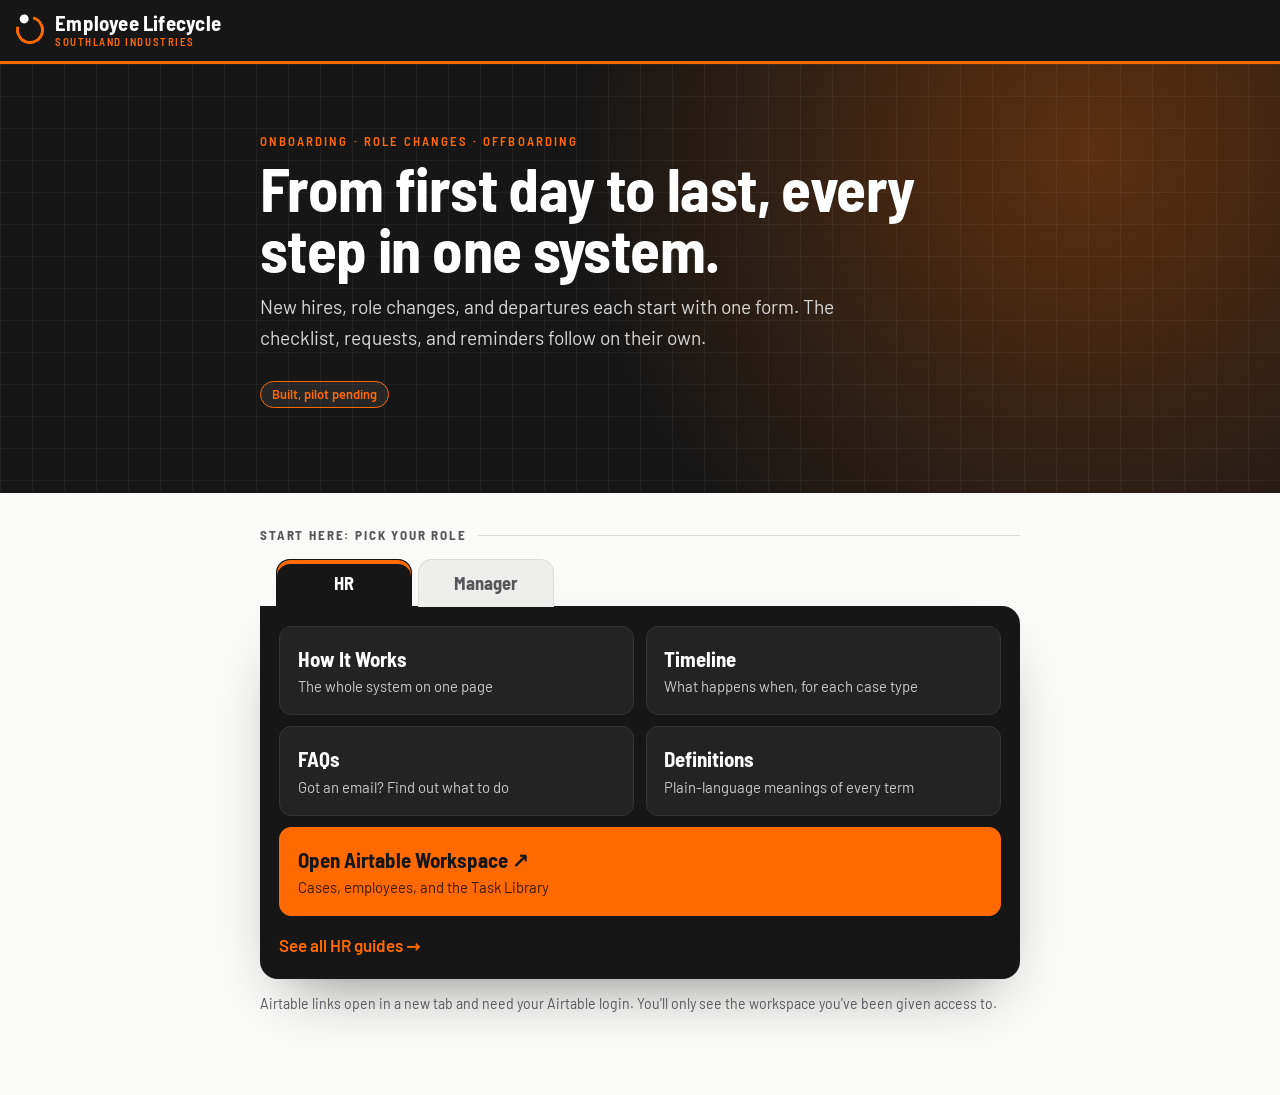
<file: index.html>
<!DOCTYPE html>
<html lang="en">
<head>
<meta charset="UTF-8">
<meta name="robots" content="noindex, nofollow">
<meta name="viewport" content="width=device-width, initial-scale=1.0">
<title>Employee Lifecycle Guides</title>
<meta name="description" content="Southland employee lifecycle guides: onboarding, role changes, and offboarding.">
<link rel="preconnect" href="https://fonts.googleapis.com">
<link rel="preconnect" href="https://fonts.gstatic.com" crossorigin>
<link href="https://fonts.googleapis.com/css2?family=Barlow:ital,wght@0,400;0,500;0,600;1,400&family=Barlow+Semi+Condensed:wght@500;600;700&display=swap" rel="stylesheet">
<link rel="stylesheet" href="assets/style.css?v=22">
</head>
<body class="landing">
<header class="topbar">
  <a class="brand" href="index.html"><span class="brand-mark" aria-hidden="true"></span><span class="brand-text">Employee Lifecycle<small>Southland Industries</small></span></a>
</header>
<main>
  <section class="hero">
    <div class="hero-inner">
      <p class="hero-kicker">Onboarding · Role changes · Offboarding</p>
      <h1>From first day to last, every step in one system.</h1>
      <p class="hero-sub">New hires, role changes, and departures each start with one form. The checklist, requests, and reminders follow on their own.</p>
      <p><span class="status-pill">Built, pilot pending</span></p>
    </div>
  </section>

  <h2 class="home-label binder-label">Start here: pick your role</h2>
  <div class="binder">
    <div class="binder-tabs" role="tablist" aria-label="Choose your role">
      <button type="button" class="binder-tab" role="tab" id="tab-hr" aria-controls="panel-hr" aria-selected="true">HR</button>
      <button type="button" class="binder-tab" role="tab" id="tab-manager" aria-controls="panel-manager" aria-selected="false" tabindex="-1">Manager</button>
    </div>
    <section class="folder-panel" id="panel-hr" role="tabpanel" aria-labelledby="tab-hr" tabindex="0">
      <h3 class="folder-title">HR</h3>
      <ul class="folder-links">
        <li><a href="guide.html?role=hr&amp;file=guides%2Fhow-it-works.md"><strong>How It Works</strong><span>The whole system on one page</span></a></li>
        <li><a href="guide.html?role=hr&amp;file=guides%2Ftimeline.md"><strong>Timeline</strong><span>What happens when, for each case type</span></a></li>
        <li><a href="guide.html?role=hr&amp;file=guides%2Ffaq.md"><strong>FAQs</strong><span>Got an email? Find out what to do</span></a></li>
        <li><a href="guide.html?role=hr&amp;file=guides%2Fdefinitions.md"><strong>Definitions</strong><span>Plain-language meanings of every term</span></a></li>
        <li class="folder-app"><a href="https://airtable.com/appe3ibHthgBJFYUs/pagb67uM6Sj2c2F8r" target="_blank" rel="noopener"><strong>Open Airtable Workspace ↗</strong><span>Cases, employees, and the Task Library</span></a></li>
      </ul>
      <p class="folder-more"><a href="hr.html">See all HR guides &rarr;</a></p>
    </section>
    <section class="folder-panel" id="panel-manager" role="tabpanel" aria-labelledby="tab-manager" tabindex="0">
      <h3 class="folder-title">Manager</h3>
      <ul class="folder-links">
        <li><a href="guide.html?role=manager&amp;file=guides%2Fhow-it-works.md"><strong>How It Works</strong><span>The whole system on one page</span></a></li>
        <li><a href="guide.html?role=manager&amp;file=guides%2Ftimeline.md"><strong>Timeline</strong><span>What happens when, for each case type</span></a></li>
        <li><a href="guide.html?role=manager&amp;file=guides%2Ffaq.md"><strong>FAQs</strong><span>Got an email? Find out what to do</span></a></li>
        <li><a href="guide.html?role=manager&amp;file=guides%2Fdefinitions.md"><strong>Definitions</strong><span>Plain-language meanings of every term</span></a></li>
        <li class="folder-app"><a href="https://airtable.com/appe3ibHthgBJFYUs/pagBMobE9qylDhqsc" target="_blank" rel="noopener"><strong>Open Airtable Workspace ↗</strong><span>Your team's steps, drafts, and settings</span></a></li>
      </ul>
      <p class="folder-more"><a href="manager.html">See all Manager guides &rarr;</a></p>
    </section>
  </div>
    <p class="home-note">Airtable links open in a new tab and need your Airtable login. You'll only see the workspace you've been given access to.</p>

  <script>
  /* Binder tabs: click, or use the arrow keys, Home, and End. The chosen tab
     is kept in the address (#manager) so a link can open straight to it. */
  (function () {
    var tabs = Array.prototype.slice.call(document.querySelectorAll(".binder-tab"));
    var panels = tabs.map(function (t) { return document.getElementById(t.getAttribute("aria-controls")); });
    if (!tabs.length) return;
    document.documentElement.classList.add("tabs-ready");
    function pick(i, focus) {
      tabs.forEach(function (t, k) {
        var on = k === i;
        t.setAttribute("aria-selected", on ? "true" : "false");
        t.tabIndex = on ? 0 : -1;
        panels[k].hidden = !on;
      });
      if (focus) tabs[i].focus();
      if (history.replaceState) history.replaceState(null, "", i === 0 ? location.pathname : "#" + tabs[i].id.replace("tab-", ""));
    }
    tabs.forEach(function (t, i) {
      t.addEventListener("click", function () { pick(i, false); });
      t.addEventListener("keydown", function (e) {
        var n = tabs.length, j = null;
        if (e.key === "ArrowRight") j = (i + 1) % n;
        else if (e.key === "ArrowLeft") j = (i - 1 + n) % n;
        else if (e.key === "Home") j = 0;
        else if (e.key === "End") j = n - 1;
        if (j !== null) { e.preventDefault(); pick(j, true); }
      });
    });
    var start = location.hash === "#manager" ? 1 : 0;
    pick(start, false);
  })();
  </script>
</main>
</body>
</html>
</file>
<file: assets/style.css>
/* =========================================================================
   EMPLOYEE LIFECYCLE GUIDES: the style guide in code form.
   Writers never touch this file. Plain Markdown is styled automatically.

   To re-theme the whole site, change the colors below.
   ========================================================================= */
:root {
  --ink: #161616;          /* Southland black */
  --steel: #55565a;        /* Southland grey */
  --mist: #eeeeec;
  --line: #dcdcd8;
  --paper: #fafaf8;
  --card: #ffffff;
  --orange: #ff6a00;       /* Southland orange: accents */
  --orange-ink: #b84a00;   /* readable orange for text and links */
  --orange-wash: #fff3ea;
  --green: #1f7a3d;
  --green-wash: #eaf6ee;
  --red: #b42318;
  --red-wash: #fdecea;
  --blue: #1f5fa8;
  --blue-wash: #eaf2fb;

  --font: "Barlow", system-ui, -apple-system, "Segoe UI", Roboto, sans-serif;
  --font-head: "Barlow Semi Condensed", "Barlow", system-ui, sans-serif;
  --radius: 12px;
  --top: 64px;
  --side: 272px;
  --ease: cubic-bezier(.2, .7, .2, 1);
}

* { box-sizing: border-box; }
html { scroll-padding-top: calc(var(--top) + 20px); }
body {
  margin: 0;
  font-family: var(--font);
  font-size: 1.0625rem;
  line-height: 1.6;
  color: var(--ink);
  background: var(--paper);
  -webkit-font-smoothing: antialiased;
}
a { color: var(--orange-ink); text-underline-offset: 2px; }
a:hover { color: var(--ink); }
:focus-visible { outline: 3px solid var(--orange); outline-offset: 2px; border-radius: 4px; }
img { max-width: 100%; height: auto; }
kbd { font-family: var(--font); font-size: 0.75rem; border: 1px solid currentColor; border-radius: 4px; padding: 0 0.35rem; opacity: 0.7; }
.skip-link { position: absolute; left: -999px; top: 8px; background: var(--orange); color: var(--ink); padding: 0.5rem 1rem; z-index: 100; }
.skip-link:focus { left: 8px; }
.loading { color: var(--steel); }

/* ---------- top bar ---------- */
.topbar {
  position: sticky; top: 0; z-index: 60;
  height: var(--top);
  display: flex; align-items: center; gap: 1rem;
  padding: 0 1rem;
  background: var(--ink); color: #fff;
  border-bottom: 3px solid var(--orange);
}
.brand { display: flex; align-items: center; gap: 0.7rem; color: #fff; text-decoration: none; flex-shrink: 0; }
.brand:hover { color: #fff; }
/* A ring with a dot travelling round it: the lifecycle. */
.brand-mark { position: relative; width: 28px; height: 28px; border-radius: 50%; border: 3px solid var(--orange); border-top-color: transparent; transform: rotate(-30deg); transition: transform .5s var(--ease); }
.brand-mark::after { content: ""; position: absolute; left: 50%; top: -6px; width: 9px; height: 9px; margin-left: -4.5px; background: #fff; border-radius: 50%; box-shadow: 0 0 0 3px var(--ink); }
.brand:hover .brand-mark { transform: rotate(330deg); }
.brand-text { font-family: var(--font-head); font-weight: 700; font-size: 1.3rem; letter-spacing: 0.01em; line-height: 1; }
.brand-text small { display: block; font-size: 0.68rem; font-weight: 600; letter-spacing: 0.14em; text-transform: uppercase; color: var(--orange); margin-top: 3px; }
.menu-btn { display: none; background: none; border: 0; padding: 10px 6px; cursor: pointer; }
.menu-btn span { display: block; width: 22px; height: 2px; background: #fff; margin: 5px 0; border-radius: 2px; transition: transform .2s, opacity .2s; }
body.menu-open .menu-btn span:nth-child(1) { transform: translateY(7px) rotate(45deg); }
body.menu-open .menu-btn span:nth-child(2) { opacity: 0; }
body.menu-open .menu-btn span:nth-child(3) { transform: translateY(-7px) rotate(-45deg); }

.search { position: relative; margin-left: auto; width: min(420px, 100%); }
.search input {
  width: 100%; height: 40px;
  border-radius: 999px; border: 1px solid #3a3a3a;
  background: #262626; color: #fff;
  padding: 0 2.6rem 0 1rem;
  font: inherit; font-size: 0.98rem;
  transition: border-color .15s, background .15s;
}
.search input::placeholder { color: #a9a9a9; }
.search input:focus { outline: none; border-color: var(--orange); background: #2e2e2e; }
.search-key { position: absolute; right: 14px; top: 10px; color: #bbb; }
.search-results {
  position: absolute; top: 48px; right: 0; width: min(540px, 92vw);
  background: var(--card); color: var(--ink);
  border-radius: var(--radius);
  box-shadow: 0 18px 50px rgba(0,0,0,0.28);
  max-height: 70vh; overflow: auto; padding: 0.4rem;
  animation: drop .16s var(--ease);
}
@keyframes drop { from { opacity: 0; transform: translateY(-6px); } }
.sr { display: block; padding: 0.7rem 0.85rem; border-radius: 8px; text-decoration: none; color: var(--ink); }
.sr:hover, .sr:focus { background: var(--orange-wash); color: var(--ink); }
.sr-sec { display: block; font-family: var(--font-head); font-size: 0.72rem; font-weight: 600; letter-spacing: 0.1em; text-transform: uppercase; color: var(--orange-ink); }
.sr-title { display: block; font-weight: 600; font-size: 1.02rem; }
.sr-snip { display: block; font-size: 0.9rem; color: var(--steel); margin-top: 2px; }
.sr mark { background: #ffe1c7; color: inherit; border-radius: 2px; }
.sr-empty { padding: 1rem; color: var(--steel); }

/* ---------- layout ---------- */
.layout { display: grid; grid-template-columns: var(--side) minmax(0, 1fr) 230px; align-items: start; }
body.no-toc .layout { grid-template-columns: var(--side) minmax(0, 1fr); }
body.no-toc .toc { display: none; }
main { min-width: 0; padding: 2rem clamp(1rem, 4vw, 3rem) 5rem; }
main:focus, main:focus-visible { outline: none; }

/* ---------- left menu ---------- */
.sidebar {
  position: sticky; top: var(--top);
  height: calc(100vh - var(--top));
  overflow-y: auto;
  padding: 1rem 0.75rem 2rem;
  background: var(--card);
  border-right: 1px solid var(--line);
  font-size: 0.96rem;
}
.side-home, .side-link {
  display: block; text-decoration: none; color: var(--ink);
  padding: 0.42rem 0.75rem; border-radius: 8px; border-left: 3px solid transparent;
  line-height: 1.35; transition: background .15s, padding-left .15s;
}
.side-home { font-weight: 600; margin-bottom: 0.4rem; }
.side-link:hover, .side-home:hover { background: var(--mist); color: var(--ink); padding-left: 0.95rem; }
.side-link.active, .side-home.active { background: var(--orange-wash); border-left-color: var(--orange); font-weight: 600; }
.side-group { margin: 0.4rem 0 0.6rem; }
.side-group > summary {
  list-style: none; cursor: pointer;
  display: flex; justify-content: space-between; align-items: center;
  border-radius: 8px;
  font-family: var(--font-head); font-weight: 700; font-size: 0.8rem;
  letter-spacing: 0.12em; text-transform: uppercase;
  color: var(--orange-ink); padding: 0.5rem 0.75rem;
}
.side-group > summary::-webkit-details-marker { display: none; }
.side-group > summary:hover { background: var(--mist); }
.side-group > summary::after {
  content: ""; width: 7px; height: 7px; margin-right: 3px;
  border-right: 2px solid var(--orange); border-bottom: 2px solid var(--orange);
  transform: rotate(-45deg); transition: transform .15s;
}
.side-group[open] > summary::after { transform: rotate(45deg); }
.side-role::before { content: "◐ "; color: var(--orange); }
.side-foot { border-top: 1px solid var(--line); margin-top: 1rem; padding: 0.9rem 0.75rem 0; font-size: 0.88rem; }
.scrim { display: none; }

/* ---------- right rail: on this page ---------- */
.toc { position: sticky; top: calc(var(--top) + 2rem); padding: 0 1rem 0 0; font-size: 0.9rem; }
.toc-title { font-family: var(--font-head); font-weight: 700; font-size: 0.75rem; letter-spacing: 0.12em; text-transform: uppercase; color: var(--steel); margin-bottom: 0.5rem; }
.toc-list a { display: block; color: var(--steel); text-decoration: none; padding: 0.3rem 0 0.3rem 0.8rem; border-left: 2px solid var(--line); line-height: 1.3; transition: color .15s, border-color .15s, padding-left .15s; }
.toc-list a:hover { color: var(--ink); border-left-color: var(--steel); }
.toc-list a.active { color: var(--ink); font-weight: 600; border-left: 3px solid var(--orange); padding-left: 1rem; }
.toc-mobile { display: none; }

/* ---------- article ---------- */
.article { max-width: 780px; margin: 0 auto; }
.page-head {
  position: relative; margin: -2rem calc(-1 * clamp(1rem, 4vw, 3rem)) 1.8rem; padding: 2rem clamp(1rem, 4vw, 3rem) 1.4rem;
  background:
    linear-gradient(rgba(22,22,22,0.035) 1px, transparent 1px) 0 0 / 28px 28px,
    linear-gradient(90deg, rgba(22,22,22,0.035) 1px, transparent 1px) 0 0 / 28px 28px,
    radial-gradient(circle at 92% 0%, rgba(255,106,0,0.14), transparent 45%);
  border-bottom: 1px solid var(--line);
}
.crumbs { display: flex; flex-wrap: wrap; gap: 0.4rem; font-family: var(--font-head); font-size: 0.78rem; font-weight: 600; letter-spacing: 0.12em; text-transform: uppercase; color: var(--orange-ink); }
.crumbs a { color: var(--orange-ink); text-decoration: none; }
.crumbs a:hover { color: var(--ink); }
.crumbs > * + *::before { content: "›"; margin-right: 0.4rem; color: var(--steel); }
.article h1 { font-family: var(--font-head); font-weight: 700; font-size: clamp(2.1rem, 4.4vw, 2.9rem); line-height: 1.05; margin: 0.35rem 0 0.8rem; letter-spacing: -0.005em; animation: rise .5s var(--ease) both; }
@keyframes rise { from { opacity: 0; transform: translateY(10px); } }
.meta-row { display: flex; flex-wrap: wrap; align-items: center; gap: 0.45rem; }
.chip { display: inline-flex; align-items: center; gap: 0.35rem; font-size: 0.8rem; font-weight: 600; padding: 0.15rem 0.65rem; border-radius: 999px; border: 1px solid var(--line); background: var(--card); }
.chip-count { background: var(--ink); color: #fff; border-color: var(--ink); }
.edit-link { margin-left: auto; font-size: 0.85rem; color: var(--steel); }

.article-body > p:first-child, .article-body > p:first-of-type { font-size: 1.15rem; color: #333; }
.article-body h2 { font-family: var(--font-head); font-weight: 700; font-size: 1.5rem; line-height: 1.2; margin: 0 0 0.8rem; }
.article-body h3 { font-family: var(--font-head); font-weight: 700; font-size: 1.18rem; margin: 1.6rem 0 0.5rem; }
.article-body h4 { font-size: 1rem; margin: 1.2rem 0 0.4rem; }
.article-body ul, .article-body ol { padding-left: 1.4rem; }
.article-body li { margin: 0.25rem 0; }
.article-body li > ul, .article-body li > ol { margin: 0.25rem 0; }
.article-body hr { border: 0; border-top: 1px solid var(--line); margin: 2rem 0; }
.article-body code { background: var(--mist); padding: 0.1rem 0.35rem; border-radius: 4px; font-size: 0.92em; }
.spacer, .md-spacer { height: 1.5rem; }
.clear { clear: both; }
mark.hit { background: #ffd2ad; color: inherit; border-radius: 3px; padding: 0 2px; box-shadow: 0 0 0 2px #ffd2ad; }

/* every "## Heading" block */
.sec { position: relative; margin: 0 0 1.4rem; padding: 1.4rem 1.5rem; background: var(--card); border: 1px solid var(--line); border-radius: var(--radius); }
.sec > :last-child { margin-bottom: 0; }
.sec-plain > h2::after, .sec-steps > h2::after { content: ""; display: block; width: 36px; height: 3px; background: var(--orange); margin-top: 0.45rem; border-radius: 2px; transition: width .5s var(--ease); }
.sec.in > h2::after { width: 56px; }

/* Steps: numbered lists become markers on a rail */
.article-body ol { list-style: none; counter-reset: step; padding-left: 0; }
.article-body .ck-list, .article-body .ck-sub { padding-left: 0; }
.article-body ol:not(.ck-list):not(.tl-track) > li {
  counter-increment: step; position: relative;
  padding: 0.18rem 0 0.95rem 3rem; margin: 0;
}
.article-body ol:not(.ck-list):not(.tl-track) > li::before {
  content: counter(step);
  position: absolute; left: 0; top: 0;
  width: 2rem; height: 2rem; border-radius: 50%;
  display: grid; place-items: center;
  background: var(--ink); color: #fff;
  font-family: var(--font-head); font-weight: 700; font-size: 1rem;
  box-shadow: 0 0 0 3px var(--card), 0 0 0 5px var(--orange);
  transition: background .2s, color .2s, transform .2s;
}
.article-body ol:not(.ck-list):not(.tl-track) > li:hover::before { background: var(--orange); color: var(--ink); transform: scale(1.06); }
.article-body ol:not(.ck-list):not(.tl-track) > li:not(:last-child)::after { content: ""; position: absolute; left: calc(1rem - 1px); top: 2.3rem; bottom: 0.1rem; width: 2px; background: var(--line); }
.article-body ol ol { list-style: lower-alpha; padding-left: 1.3rem; }
.article-body ol ol > li { padding: 0; counter-increment: none; }
.article-body ol ol > li::before, .article-body ol ol > li::after { content: none; }
/* group labels between numbered lists */
.sec > h3 {
  display: flex; align-items: center; gap: 0.6rem;
  font-size: 0.85rem; letter-spacing: 0.12em; text-transform: uppercase; color: var(--orange-ink);
  margin: 1.5rem 0 0.9rem;
}
.sec > h3::after { content: ""; flex: 1; height: 1px; background: var(--line); }
.sec > h2 + h3 { margin-top: 0.6rem; }

/* Nested short bullets become chips */
ul.chips { list-style: none; padding: 0; margin: 0.5rem 0 0.2rem; display: flex; flex-wrap: wrap; gap: 0.4rem; }
ul.chips li { margin: 0; padding: 0.15rem 0.7rem; background: var(--paper); border: 1px solid var(--line); border-radius: 999px; font-size: 0.9rem; font-weight: 500; }

/* Numbers to know: tiles */
.sec-numbers { background: var(--ink); color: #fff; border-color: var(--ink); }
.sec-numbers h2 { color: #fff; }
.sec-numbers h2::after { content: ""; display: block; width: 36px; height: 3px; background: var(--orange); margin-top: 0.45rem; border-radius: 2px; }
ul.tiles { list-style: none; padding: 0; margin: 0; display: grid; grid-template-columns: repeat(auto-fill, minmax(190px, 1fr)); gap: 0.7rem; }
ul.tiles li { margin: 0; padding: 0.9rem 1rem; border-radius: 10px; background: #232323; border: 1px solid #333; display: flex; flex-direction: column; gap: 0.2rem; transition: border-color .2s, transform .2s; }
ul.tiles li:hover { border-color: var(--orange); transform: translateY(-2px); }
.tile-value { font-family: var(--font-head); font-weight: 700; font-size: 1.55rem; line-height: 1.05; color: var(--orange); }
.tile-label { font-size: 0.93rem; color: #d6d6d6; line-height: 1.35; }

/* Label rows: "**Label:** text" lists */
ul.kv { list-style: none; padding: 0; margin: 0.6rem 0; display: grid; gap: 0.6rem; }
ul.kv > li { margin: 0; display: grid; grid-template-columns: minmax(110px, 9.5rem) minmax(0, 1fr); align-items: stretch; gap: 0.6rem; }
.kv-tag {
  display: flex; align-items: center; justify-content: center; text-align: center;
  background: var(--ink); color: #fff; border-radius: 10px; padding: 0.55rem 0.7rem;
  font-family: var(--font-head); font-weight: 700; font-size: 0.92rem; letter-spacing: 0.08em; text-transform: uppercase;
  border-bottom: 3px solid var(--orange);
}
.kv-body {
  background: var(--card); border: 1px solid var(--line); border-radius: 10px; padding: 0.55rem 0.9rem;
  box-shadow: 0 1px 2px rgba(0,0,0,0.04);
}
.kv-body > ul { margin: 0.3rem 0 0; }
.sec ul.kv .kv-body { background: var(--paper); }

/* Callouts: "> Tip:", "> Note:", "> Important:", "> Warning:" */
.callout { margin: 1.1rem 0; padding: 0.85rem 1.1rem; border-radius: 10px; border-left: 4px solid var(--orange); background: var(--orange-wash); }
.callout p { margin: 0.3rem 0; }
.callout-label { font-family: var(--font-head); font-weight: 700; font-size: 0.78rem; letter-spacing: 0.12em; text-transform: uppercase; }
.callout-tip { background: var(--green-wash); border-color: var(--green); }
.callout-tip .callout-label { color: var(--green); }
.callout-note { background: var(--blue-wash); border-color: var(--blue); }
.callout-note .callout-label { color: var(--blue); }
.callout-important { background: var(--orange-wash); border-color: var(--orange); }
.callout-important .callout-label { color: var(--orange-ink); }
.callout-warning { background: var(--red-wash); border-color: var(--red); }
.callout-warning .callout-label { color: var(--red); }

/* SharePoint links get a lock. Links still to be added show as a dashed placeholder. */
a.sp-link { font-weight: 600; }
a.sp-link::before { content: "🔒"; font-size: 0.8em; margin-right: 0.25rem; }
a.sp-link::after { content: "Southland login"; font-size: 0.68rem; font-weight: 600; letter-spacing: 0.04em; text-transform: uppercase; color: var(--steel); background: var(--mist); border-radius: 999px; padding: 0.05rem 0.45rem; margin-left: 0.4rem; vertical-align: 2px; }
a.todo-link { color: var(--steel); border-bottom: 2px dashed var(--line); text-decoration: none; cursor: help; }
a.todo-link::after { content: "link coming"; font-size: 0.68rem; font-weight: 600; text-transform: uppercase; letter-spacing: 0.04em; background: var(--mist); border-radius: 999px; padding: 0.05rem 0.45rem; margin-left: 0.4rem; vertical-align: 2px; }

/* Pictures */
figure.shot { margin: 1.2rem 0; }
figure.shot img { display: block; width: 100%; border-radius: 10px; border: 1px solid var(--line); background: #fff; cursor: zoom-in; box-shadow: 0 6px 20px rgba(0,0,0,0.06); transition: box-shadow .2s; }
figure.shot img:hover { box-shadow: 0 10px 28px rgba(0,0,0,0.12); }
figure.shot figcaption { font-size: 0.9rem; color: var(--steel); margin-top: 0.45rem; }
figure.shot.thumb { max-width: 200px; }
figure.shot.compact { max-width: 210px; }
@media (min-width: 560px) { figure.shot.compact { float: right; margin: 0 0 1rem 1.25rem; } }
/* Slideshow */
.slides { margin: 1.4rem 0; outline: none; }
.slides:focus-visible .slides-stage { box-shadow: 0 0 0 3px var(--orange); border-radius: 12px; }
.slides-stage { position: relative; padding: 0 1.4rem; }
.slides-stage figure.shot { display: none; margin: 0; }
.slides-stage figure.shot.is-current { display: block; animation: fadein .3s var(--ease); }
@keyframes fadein { from { opacity: 0.2; } }
.slides-arrow {
  position: absolute; top: calc(50% - 14px); transform: translateY(-50%);
  width: 46px; height: 46px; border-radius: 50%;
  display: grid; place-items: center;
  background: var(--ink); color: #fff; border: 3px solid var(--orange);
  font-size: 1.9rem; line-height: 1; cursor: pointer; z-index: 2;
  box-shadow: 0 6px 16px rgba(0,0,0,0.18);
}
.slides-arrow span { margin-top: -4px; }
.slides-arrow.prev { left: -6px; }
.slides-arrow.next { right: -6px; }
.slides-arrow:hover:not(:disabled) { background: var(--orange); color: var(--ink); }
.slides-arrow:disabled { opacity: 0.25; cursor: default; }
.slides-bar { display: flex; align-items: center; justify-content: center; gap: 0.9rem; margin-top: 0.7rem; }
.slides-count { font-size: 0.85rem; font-weight: 600; color: var(--steel); min-width: 4.5rem; text-align: right; }
.slides-dots { display: flex; gap: 0.4rem; flex-wrap: wrap; }
.slides-dot { width: 10px; height: 10px; border-radius: 50%; border: 0; padding: 0; background: var(--line); cursor: pointer; transition: width .2s; }
.slides-dot.active { background: var(--orange); width: 24px; border-radius: 999px; }
.lightbox { position: fixed; inset: 0; z-index: 200; background: rgba(10,10,10,0.9); display: flex; flex-direction: column; align-items: center; justify-content: center; padding: 1rem; cursor: zoom-out; animation: fadein .15s; }
.lightbox img { max-width: 100%; max-height: 86vh; border-radius: 8px; background: #fff; }
.lightbox p { color: #fff; margin: 0.75rem 0 0; text-align: center; }
.lb-close { position: absolute; top: 0.5rem; right: 0.75rem; background: none; border: 0; color: #fff; font-size: 2.2rem; min-width: 44px; min-height: 44px; cursor: pointer; }

/* Tables */
.table-wrap { overflow-x: auto; margin: 1rem 0; border: 1px solid var(--line); border-radius: 10px; background: var(--card); }
table { border-collapse: collapse; width: 100%; font-size: 0.97rem; }
th { background: var(--ink); color: #fff; text-align: left; font-family: var(--font-head); font-weight: 600; letter-spacing: 0.02em; }
th, td { padding: 0.6rem 0.85rem; vertical-align: top; border-bottom: 1px solid var(--line); }
tr:last-child td { border-bottom: 0; }
tbody tr:nth-child(even) td { background: #fbfbfa; }
tbody tr:hover td { background: var(--orange-wash); }

/* Checklists: "- [ ] item" */
ul.checklist { list-style: none; padding-left: 0; }
ul.checklist li { margin: 0.15rem 0; border-radius: 10px; }
ul.checklist ul.checklist { margin: 0.1rem 0 0.3rem 2.2rem; }
.check-row { display: flex; gap: 0.8rem; align-items: flex-start; padding: 0.55rem 0.7rem; border-radius: 10px; cursor: pointer; transition: background .15s; }
.check-row:hover { background: var(--paper); }
.check-row input {
  -webkit-appearance: none; appearance: none; flex-shrink: 0;
  width: 1.4rem; height: 1.4rem; margin: 0.12rem 0 0; border-radius: 6px;
  border: 2px solid #b9b9b4; background: #fff; cursor: pointer;
  display: grid; place-items: center; transition: background .15s, border-color .15s, transform .15s;
}
.check-row input::after { content: ""; width: 0.38rem; height: 0.72rem; border: solid var(--ink); border-width: 0 3px 3px 0; transform: rotate(45deg) scale(0); margin-top: -0.15rem; transition: transform .18s var(--ease); }
.check-row input:checked { background: var(--orange); border-color: var(--orange); }
.check-row input:checked::after { transform: rotate(45deg) scale(1); }
.check-row:hover input { border-color: var(--orange); }
.check-mark { display: none; }
li.done > .check-row .check-text { color: var(--steel); text-decoration: line-through; text-decoration-color: var(--orange); text-decoration-thickness: 2px; }
li.pop > .check-row input { animation: pop .3s var(--ease); }
@keyframes pop { 50% { transform: scale(1.25); } }
.check-text > ul.chips { margin-top: 0.4rem; }
li > ul.chips { margin-left: 2.9rem; }
.sec .checklist + h3, .sec h3 + .checklist { margin-top: 0.4rem; }
.progress { position: sticky; top: calc(var(--top) + 6px); z-index: 5; background: var(--paper); padding: 0.55rem 0.9rem 0.75rem; margin: 0 0 1.2rem; border: 1px solid var(--line); border-radius: var(--radius); box-shadow: 0 6px 18px rgba(0,0,0,0.05); }
.progress-row { display: flex; align-items: center; gap: 0.75rem; margin-bottom: 0.4rem; }
.progress-text { font-family: var(--font-head); font-size: 1rem; font-weight: 700; }
.progress-note { font-size: 0.8rem; color: var(--steel); }
.progress-clear { margin-left: auto; font: inherit; font-size: 0.82rem; font-weight: 600; color: var(--orange-ink); background: none; border: 0; cursor: pointer; padding: 0.2rem 0.4rem; }
.progress-clear:hover { text-decoration: underline; }
.progress-track { height: 8px; background: var(--mist); border-radius: 999px; overflow: hidden; }
.progress-fill { height: 100%; width: 0; background: var(--orange); border-radius: 999px; transition: width .35s var(--ease); }
.progress.is-complete .progress-fill { background: var(--green); }
.progress.is-complete .progress-text::after { content: "  ✓ All done"; color: var(--green); }

/* ---------- Timeline ("Type: Timeline") ---------- */
.stage-nav {
  position: sticky; top: calc(var(--top) + 6px); z-index: 6;
  display: flex; gap: 0.4rem; overflow-x: auto; scrollbar-width: none;
  margin: 0 -0.4rem 1.4rem; padding: 0.45rem 0.4rem;
  background: rgba(250,250,248,0.94); backdrop-filter: blur(6px); border-radius: 999px;
}
.stage-nav::-webkit-scrollbar { display: none; }
@media (min-width: 1000px) { .stage-chip { font-size: 0.9rem; padding-right: 0.7rem; } }
.stage-chip {
  display: inline-flex; align-items: center; gap: 0.45rem; white-space: nowrap; flex-shrink: 0;
  padding: 0.3rem 0.85rem 0.3rem 0.35rem; border-radius: 999px; text-decoration: none;
  background: var(--card); border: 1px solid var(--line); color: var(--ink);
  font-family: var(--font-head); font-weight: 600; font-size: 0.95rem;
  transition: background .2s, border-color .2s, color .2s;
}
.stage-chip-n { width: 1.55rem; height: 1.55rem; border-radius: 50%; display: grid; place-items: center; background: var(--mist); font-size: 0.85rem; transition: background .2s, color .2s; }
.stage-chip:hover { border-color: var(--orange); color: var(--ink); }
.stage-chip.is-past .stage-chip-n { background: var(--ink); color: #fff; }
.stage-chip.is-current { background: var(--ink); border-color: var(--ink); color: #fff; }
.stage-chip.is-current .stage-chip-n { background: var(--orange); color: var(--ink); }

.timeline { position: relative; --fill: 0%; padding-left: 0.2rem; }
.timeline::before, .timeline::after { content: ""; position: absolute; left: calc(1.55rem - 1.5px); top: 1.6rem; width: 3px; border-radius: 3px; }
.timeline::before { bottom: 1.6rem; background: var(--line); }
.timeline::after { height: calc(var(--fill) - 1.6rem); max-height: calc(100% - 3.2rem); background: var(--orange); transition: height .15s linear; }
.stage { position: relative; display: grid; grid-template-columns: 3.1rem minmax(0, 1fr); gap: 1.1rem; padding: 0 0 1.4rem; scroll-margin-top: calc(var(--top) + 80px); }
.stage-num {
  position: relative; z-index: 1;
  width: 3.1rem; height: 3.1rem; border-radius: 50%;
  display: grid; place-items: center;
  background: var(--card); color: var(--ink); border: 3px solid var(--line);
  font-family: var(--font-head); font-weight: 700; font-size: 1.35rem;
  transition: background .3s, border-color .3s, color .3s, transform .3s var(--ease);
}
.stage.is-past .stage-num { background: var(--ink); color: #fff; border-color: var(--ink); }
.stage.is-current .stage-num { background: var(--orange); border-color: var(--orange); color: var(--ink); transform: scale(1.08); box-shadow: 0 0 0 6px var(--orange-wash); }
.stage-body {
  background: var(--card); border: 1px solid var(--line); border-radius: var(--radius);
  padding: 1rem 1.3rem 0.8rem; transition: border-color .3s, box-shadow .3s;
}
.stage.is-current .stage-body { border-color: #f3c8a6; box-shadow: 0 10px 30px rgba(255,106,0,0.08); }
.stage-kicker { font-family: var(--font-head); font-weight: 600; font-size: 0.74rem; letter-spacing: 0.14em; text-transform: uppercase; color: var(--orange-ink); }
.stage-body h3 { margin: 0.1rem 0 0.55rem; font-size: 1.4rem; }
.stage-body ul { list-style: none; padding: 0; margin: 0; }
.stage-body ul > li { position: relative; padding: 0.35rem 0 0.35rem 1.4rem; margin: 0; border-top: 1px dashed var(--line); }
.stage-body ul > li:first-child { border-top: 0; }
.stage-body ul > li::before { content: ""; position: absolute; left: 0.15rem; top: 0.92rem; width: 0.5rem; height: 0.5rem; border-radius: 2px; background: var(--orange); transform: rotate(45deg); }
.type-timeline .sec { background: transparent; border: 0; padding: 0; }

/* ---------- Reference pages ("Type: Reference"): numbered fold-out sections ---------- */
details.ref > summary { justify-content: flex-start; gap: 0.8rem; }
.acc-n { font-family: var(--font-head); font-weight: 700; font-size: 0.95rem; color: var(--orange); min-width: 1.6rem; }
.acc-title { flex: 1; }
.acc-count { font-family: var(--font); font-size: 0.75rem; font-weight: 600; color: #cfcfcf; background: #2c2c2c; border-radius: 999px; padding: 0.05rem 0.55rem; }
details.ref[open] > summary { border-bottom: 3px solid var(--orange); }
.ref-body > ul { list-style: none; padding: 0; margin: 0; }
.ref-body > ul > li { position: relative; padding: 0.55rem 0 0.55rem 1.9rem; margin: 0; border-top: 1px solid var(--mist); }
.ref-body > ul > li:first-child { border-top: 0; }
.ref-body > ul > li::before { content: "→"; position: absolute; left: 0.1rem; top: 0.5rem; color: var(--orange); font-weight: 700; }
details.ref[open] .ref-body > ul > li { animation: rise .35s var(--ease) both; }
details.ref[open] .ref-body > ul > li:nth-child(2) { animation-delay: .03s; }
details.ref[open] .ref-body > ul > li:nth-child(3) { animation-delay: .06s; }
details.ref[open] .ref-body > ul > li:nth-child(4) { animation-delay: .09s; }
details.ref[open] .ref-body > ul > li:nth-child(5) { animation-delay: .12s; }
details.ref[open] .ref-body > ul > li:nth-child(n+6) { animation-delay: .15s; }
.ref-body strong { background: linear-gradient(transparent 62%, #ffe1c7 62%); }
.ref-body > p > em:only-child { display: inline-block; font-style: normal; font-size: 0.9rem; color: var(--steel); background: var(--mist); border-radius: 999px; padding: 0.1rem 0.7rem; }

/* ---------- older pages: accordions, grouped steps, bubbles ---------- */
details.accordion { background: var(--card); border: 1px solid var(--line); border-radius: var(--radius); margin: 0 0 0.9rem; overflow: hidden; scroll-margin-top: calc(var(--top) + 20px); }
details.accordion > summary {
  cursor: pointer; list-style: none;
  display: flex; justify-content: space-between; align-items: center; gap: 1rem;
  padding: 0.85rem 1.1rem; background: var(--ink); color: #fff;
  font-family: var(--font-head); font-weight: 600; font-size: 1.12rem;
}
details.accordion > summary::-webkit-details-marker { display: none; }
details.accordion > summary::after { content: "+"; display: grid; place-items: center; width: 1.6rem; height: 1.6rem; border-radius: 50%; background: var(--orange); color: var(--ink); font-size: 1.1rem; font-weight: 700; transition: transform .25s var(--ease); flex-shrink: 0; }
details.accordion[open] > summary::after { transform: rotate(45deg); }
details.accordion > summary:hover { background: #262626; }
.accordion-body { padding: 1rem 1.2rem; }
details.accordion[open] .accordion-body { animation: rise .3s var(--ease); }
.numbered-group { background: var(--card); border: 1px solid var(--line); border-left: 4px solid var(--orange); border-radius: var(--radius); padding: 1rem 1.2rem 0.4rem; margin: 1rem 0; }
.numbered-group h4 { margin: 0 0 0.7rem; font-family: var(--font-head); font-size: 0.85rem; letter-spacing: 0.12em; text-transform: uppercase; color: var(--orange-ink); }
.bubble-columns { display: flex; gap: 1rem; flex-wrap: wrap; margin: 1rem 0; }
.bubble-column { flex: 1 1 220px; border-radius: var(--radius); padding: 0.75rem; background: var(--mist); }
.bubble { background: #fff; border-left: 4px solid var(--orange); border-radius: 10px; padding: 0.6rem 0.8rem; margin-bottom: 0.6rem; box-shadow: 0 1px 3px rgba(0,0,0,0.06); }
ol.chunked-list > li:nth-child(3n):not(:last-child) { margin-bottom: 0.6rem; }

/* Previous / next */
.prev-next { display: grid; grid-template-columns: 1fr 1fr; gap: 0.75rem; margin-top: 2.5rem; padding-top: 1.5rem; border-top: 1px solid var(--line); }
.pn { display: block; padding: 0.85rem 1rem; border: 1px solid var(--line); border-radius: 10px; text-decoration: none; color: var(--ink); font-weight: 600; background: var(--card); transition: border-color .15s, transform .15s; }
.pn small { display: block; font-weight: 500; color: var(--steel); font-size: 0.8rem; }
.pn.next { text-align: right; }
.pn:hover { border-color: var(--orange); color: var(--ink); transform: translateY(-2px); }

/* ---------- role home ---------- */
.hero {
  margin: -2rem calc(-1 * clamp(1rem, 4vw, 3rem)) 2rem;
  padding: clamp(2.5rem, 6vw, 4.2rem) clamp(1rem, 4vw, 3rem);
  background-color: var(--ink);
  background-image:
    linear-gradient(rgba(255,255,255,0.045) 1px, transparent 1px),
    linear-gradient(90deg, rgba(255,255,255,0.045) 1px, transparent 1px),
    radial-gradient(circle at 85% 20%, rgba(255,106,0,0.3), transparent 45%);
  background-size: 32px 32px, 32px 32px, 100% 100%;
  color: #fff; overflow: hidden;
}
.hero-inner { max-width: 1000px; margin: 0 auto; }
.hero-kicker { font-family: var(--font-head); font-weight: 600; font-size: 0.8rem; letter-spacing: 0.16em; text-transform: uppercase; color: var(--orange); margin: 0; }
.hero h1 { font-family: var(--font-head); font-size: clamp(2.8rem, 7vw, 4.4rem); line-height: 1; margin: 0.4rem 0 0.8rem; letter-spacing: -0.01em; animation: rise .6s var(--ease) both; }
.hero-sub { font-size: 1.2rem; max-width: 34em; color: #d9d9d9; margin: 0 0 1.6rem; animation: rise .6s .08s var(--ease) both; }
.hero-search {
  display: flex; align-items: center; justify-content: space-between; gap: 1rem;
  width: min(440px, 100%); height: 50px; padding: 0 1.2rem;
  font: inherit; font-size: 1.05rem; color: #bdbdbd; text-align: left;
  background: #fff1; border: 1px solid #fff3; border-radius: 999px; cursor: text;
  animation: rise .6s .16s var(--ease) both; transition: border-color .15s;
}
.hero-search:hover { border-color: var(--orange); }
.home { max-width: 1000px; margin: 0 auto; }
.home-block { margin: 0 0 2.4rem; }
.home-label { font-family: var(--font-head); font-weight: 700; font-size: 0.82rem; letter-spacing: 0.14em; text-transform: uppercase; color: var(--steel); margin: 0 0 0.8rem; display: flex; align-items: center; gap: 0.7rem; }
.home-label::after { content: ""; flex: 1; height: 1px; background: var(--line); }
.home-cards { display: grid; grid-template-columns: repeat(auto-fill, minmax(270px, 1fr)); gap: 1rem; }
.home-card {
  position: relative; display: flex; flex-direction: column; gap: 0.35rem;
  padding: 1.25rem 1.3rem 1.1rem; text-decoration: none; color: var(--ink);
  background: var(--card); border: 1px solid var(--line); border-radius: var(--radius);
  border-top: 4px solid var(--ink); transition: transform .2s var(--ease), box-shadow .2s, border-color .2s;
}
.home-card:hover { color: var(--ink); transform: translateY(-3px); box-shadow: 0 14px 34px rgba(0,0,0,0.09); border-top-color: var(--orange); }
.home-card-top { display: flex; justify-content: space-between; align-items: center; gap: 0.5rem; }
.home-card-kicker { font-family: var(--font-head); font-weight: 600; font-size: 0.72rem; letter-spacing: 0.12em; text-transform: uppercase; color: var(--orange-ink); }
.home-card-count { font-size: 0.78rem; font-weight: 600; background: var(--mist); border-radius: 999px; padding: 0.05rem 0.55rem; }
.home-card h3 { font-family: var(--font-head); font-size: 1.5rem; line-height: 1.1; margin: 0.15rem 0 0; }
.home-card p { margin: 0; color: #3c3c3c; font-size: 1rem; }
.home-card-go { margin-top: auto; padding-top: 0.7rem; font-size: 0.88rem; font-weight: 600; color: var(--orange-ink); }
.home-card-go span { display: inline-block; transition: transform .2s var(--ease); }
.home-card:hover .home-card-go span { transform: translateX(5px); }
.home-cards.is-small { grid-template-columns: repeat(auto-fill, minmax(220px, 1fr)); }
.home-cards.is-small .home-card { border-top-width: 1px; padding: 0.95rem 1.1rem; }
.home-cards.is-small .home-card h3 { font-size: 1.2rem; }
.home-cards.is-small .home-card p { font-size: 0.93rem; }

/* The job at a glance */
ol.glance { list-style: none; margin: 0; padding: 0; display: grid; grid-template-columns: repeat(auto-fit, minmax(150px, 1fr)); gap: 0.6rem; counter-reset: none; }
ol.glance li { position: relative; margin: 0; }
ol.glance li:not(:last-child)::after { content: ""; position: absolute; top: 50%; right: -0.6rem; width: 0.6rem; height: 2px; background: var(--orange); }
ol.glance a {
  display: flex; align-items: center; gap: 0.6rem; height: 100%;
  padding: 0.75rem 0.9rem; border-radius: var(--radius); text-decoration: none; color: var(--ink);
  background: var(--card); border: 1px solid var(--line);
  font-family: var(--font-head); font-weight: 600; font-size: 1.05rem; line-height: 1.15;
  transition: background .2s, color .2s, border-color .2s;
}
.glance-n { flex-shrink: 0; width: 2rem; height: 2rem; border-radius: 50%; display: grid; place-items: center; background: var(--ink); color: #fff; font-weight: 700; transition: background .2s, color .2s; }
ol.glance a:hover { background: var(--ink); color: #fff; border-color: var(--ink); }
ol.glance a:hover .glance-n { background: var(--orange); color: var(--ink); }

/* Role buttons: all the same size. The description sits below the label
   and lights up on hover. On touch screens it's always showing. */
.role-switcher { display: grid; grid-template-columns: repeat(3, minmax(0, 1fr)); gap: 0.8rem; }
.role-switch {
  display: grid; grid-template-rows: auto 1fr; gap: 0.35rem;
  min-height: 7.2rem; padding: 1rem 1.1rem;
  background: var(--ink); color: #fff; text-decoration: none; border-radius: var(--radius);
  border-bottom: 4px solid var(--orange); transition: transform .2s var(--ease), box-shadow .2s, background .2s;
}
.role-switch:hover, .role-switch:focus-visible { color: #fff; background: #222; transform: translateY(-3px); box-shadow: 0 14px 30px rgba(0,0,0,0.18); }
.role-switch-name { display: flex; justify-content: space-between; align-items: center; font-family: var(--font-head); font-weight: 700; font-size: 1.3rem; }
.role-switch-go { color: var(--orange); transition: transform .2s var(--ease); }
.role-switch:hover .role-switch-go { transform: translateX(4px); }
.role-switch-desc { font-size: 0.95rem; line-height: 1.4; color: #cfcfcf; opacity: 0.35; transform: translateY(4px); transition: opacity .2s, transform .2s var(--ease); }
.role-switch:hover .role-switch-desc, .role-switch:focus-visible .role-switch-desc { opacity: 1; transform: none; }
@media (hover: none) { .role-switch-desc { opacity: 1; transform: none; } }

/* ---------- motion: things ease in as they scroll into view ---------- */
html.motion .reveal { opacity: 0; transform: translateY(14px); transition: opacity .5s var(--ease), transform .5s var(--ease); }
html.motion .reveal.in { opacity: 1; transform: none; }

/* ---------- smaller screens ---------- */
@media (max-width: 1240px) {
  .layout, body.no-toc .layout { grid-template-columns: var(--side) minmax(0, 1fr); }
  .toc { display: none; }
  .toc-mobile { display: block; margin: -0.6rem 0 1.4rem; background: var(--card); border: 1px solid var(--line); border-radius: var(--radius); }
  .toc-mobile > summary { cursor: pointer; list-style: none; display: flex; align-items: center; gap: 0.5rem; padding: 0.65rem 1rem; font-family: var(--font-head); font-weight: 700; font-size: 0.82rem; letter-spacing: 0.12em; text-transform: uppercase; }
  .toc-mobile > summary::-webkit-details-marker { display: none; }
  .toc-mobile > summary span { font-family: var(--font); letter-spacing: 0; font-size: 0.78rem; background: var(--mist); border-radius: 999px; padding: 0 0.5rem; }
  .toc-mobile > summary::after { content: ""; margin-left: auto; width: 7px; height: 7px; border-right: 2px solid var(--orange); border-bottom: 2px solid var(--orange); transform: rotate(45deg); transition: transform .15s; }
  .toc-mobile[open] > summary::after { transform: rotate(-135deg); }
  .toc-mobile .toc-list { padding: 0 1rem 0.8rem; }
}
@media (max-width: 900px) {
  :root { --top: 58px; }
  .layout, body.no-toc .layout { grid-template-columns: minmax(0, 1fr); }
  .menu-btn { display: block; }
  .brand-text small { display: none; }
  .search-key { display: none; }
  .sidebar {
    position: fixed; left: 0; top: var(--top); bottom: 0; height: auto; width: min(320px, 86vw);
    z-index: 55; transform: translateX(-102%); transition: transform .25s var(--ease);
    box-shadow: 0 0 40px rgba(0,0,0,0.25);
  }
  body.menu-open .sidebar { transform: none; }
  .scrim { display: block; position: fixed; inset: var(--top) 0 0 0; background: rgba(0,0,0,0.35); z-index: 50; }
  .scrim[hidden] { display: none; }
  main { padding-top: 1.25rem; }
  .hero, .page-head { margin-top: -1.25rem; }
  .sec { padding: 1.1rem 1rem; }
  .edit-link { margin-left: 0; width: 100%; }
  .role-switcher { grid-template-columns: 1fr; }
  .role-switch { min-height: 0; }
}
@media (max-width: 600px) {
  ul.kv > li { grid-template-columns: 1fr; gap: 0; }
  .kv-tag { justify-content: flex-start; border-radius: 10px 10px 0 0; border-bottom: 0; padding: 0.4rem 0.8rem; }
  .kv-body { border-radius: 0 0 10px 10px; border-top: 3px solid var(--orange); }
  .stage { grid-template-columns: 2.4rem minmax(0, 1fr); gap: 0.7rem; }
  .stage-num { width: 2.4rem; height: 2.4rem; font-size: 1.1rem; }
  .timeline::before, .timeline::after { left: calc(1.2rem - 1.5px); }
  .stage-body { padding: 0.85rem 0.95rem 0.6rem; }
  ol.glance { grid-template-columns: 1fr; }
  ol.glance li:not(:last-child)::after { top: auto; bottom: -0.6rem; left: 1.9rem; right: auto; width: 2px; height: 0.6rem; }
}
@media (max-width: 520px) {
  .brand-text { font-size: 1.1rem; }
  .topbar { gap: 0.6rem; padding: 0 0.6rem; }
  .prev-next { grid-template-columns: 1fr; }
  .pn.next { text-align: left; }
  .progress-note { display: none; }
  .slides-stage { padding: 0; }
  .slides-arrow { top: auto; bottom: -58px; transform: none; width: 44px; height: 44px; font-size: 1.6rem; }
  .slides-arrow.prev { left: 0; }
  .slides-arrow.next { right: 0; }
  .slides-bar { min-height: 44px; margin-top: 14px; padding: 0 52px; }
}
@media (prefers-reduced-motion: reduce) { * { transition: none !important; animation: none !important; scroll-behavior: auto !important; } }

/* ---------- printing a page ---------- */
@media print {
  .topbar, .sidebar, .toc, .toc-mobile, .prev-next, .edit-link, .scrim, .stage-nav, .slides-arrow, .slides-bar, .progress-clear { display: none !important; }
  body { background: #fff; }
  .layout { display: block; }
  main { padding: 0; }
  .page-head { margin: 0 0 1rem; padding: 0; background: none; border: 0; }
  .reveal { opacity: 1 !important; transform: none !important; }
  .sec, .stage { break-inside: avoid; }
  .slides-stage figure.shot { display: block; }
  a.sp-link::after { content: " (" attr(href) ")"; text-transform: none; background: none; }
}


/* =========================================================================
   ONBOARDING COMPONENTS
   ========================================================================= */

/* Quick links at the top of the left menu */
.side-quick { display: grid; gap: 0.35rem; margin: 0.2rem 0 0.8rem; padding: 0 0.1rem; }
.side-quick-link { display: flex; align-items: center; justify-content: space-between; gap: 0.5rem; padding: 0.5rem 0.75rem; border-radius: 8px; text-decoration: none; font-weight: 600; font-size: 0.92rem; background: var(--ink); color: #fff; transition: background .15s, transform .15s; }
.side-quick-link::after { content: "→"; color: var(--orange); }
.side-quick-link.is-external { background: var(--orange); color: var(--ink); }
.side-quick-link.is-external::after { content: ""; }
.side-quick-link:hover { color: #fff; background: #2a2a2a; transform: translateX(2px); }
.side-quick-link.is-external:hover { color: var(--ink); background: #ff8a3d; }

/* Home: buttons beside the search */
.hero-actions { display: flex; flex-wrap: wrap; gap: 0.7rem; align-items: center; }
.hero-actions .hero-search { animation: rise .6s .16s var(--ease) both; }
.hero-btn { display: inline-flex; align-items: center; height: 50px; padding: 0 1.3rem; border-radius: 999px; background: var(--orange); color: var(--ink); font-weight: 600; text-decoration: none; animation: rise .6s .22s var(--ease) both; transition: background .15s, transform .15s; }
.hero-btn:hover { background: #ff8a3d; color: var(--ink); transform: translateY(-2px); }
.role-switcher.is-one { grid-template-columns: minmax(0, 420px); }

/* Screenshot placeholder, until the picture is uploaded */
.shot-placeholder { display: flex; flex-direction: column; align-items: center; justify-content: center; gap: 0.25rem; min-height: 150px; padding: 1rem; border: 2px dashed var(--line); border-radius: 10px; background: repeating-linear-gradient(135deg, var(--card) 0 14px, var(--paper) 14px 28px); color: var(--steel); text-align: center; font-size: 0.92rem; }
.shot-placeholder strong { font-family: var(--font-head); letter-spacing: 0.08em; text-transform: uppercase; font-size: 0.8rem; }
.shot-placeholder span { font-family: ui-monospace, Menlo, monospace; font-size: 0.8rem; word-break: break-all; }
.status-pill { display: inline-block; background: var(--orange-wash); border: 1px solid var(--orange); color: var(--orange-ink); border-radius: 999px; padding: 0.15rem 0.7rem; font-size: 0.8rem; font-weight: 600; }
.mermaid { background: var(--card); border: 1px solid var(--line); border-radius: 10px; padding: 1rem; margin: 1rem 0; overflow-x: auto; text-align: center; }
.mermaid:not([data-processed]) { white-space: pre; font-family: ui-monospace, Menlo, monospace; font-size: 0.8rem; color: var(--steel); text-align: left; }
.mermaid-failed { white-space: pre; }
.table-scroll { overflow-x: auto; }

/* "Who" chips: a colored dot and the name */
.tl, .who-scope { --sys: #ff6a00; --hr: #1f7a6d; --mgr: #2f5fb3; --emp: #7a4fb5; --team: #55565a; }
.who { display: inline-flex; align-items: center; gap: 0.35rem; font-size: 0.8rem; font-weight: 700; color: var(--ink); white-space: nowrap; margin-right: 0.35rem; padding: 0.05rem 0.55rem 0.05rem 0.45rem; border-radius: 999px; background: var(--paper); border: 1px solid var(--line); }
.who::before { content: ""; width: 0.6rem; height: 0.6rem; border-radius: 50%; background: currentColor; flex: none; }
.who-sys::before { background: var(--sys, #ff6a00); } .who-hr::before { background: var(--hr, #1f7a6d); }
.who-mgr::before { background: var(--mgr, #2f5fb3); } .who-emp::before { background: var(--emp, #7a4fb5); }
.who-team::before { background: var(--team, #55565a); }

/* ---------- Timeline page ---------- */
.tl { margin: 1.25rem 0 2rem; }
.tl > input[type="radio"] { position: absolute; opacity: 0; pointer-events: none; }
.tl-switch {
  position: sticky; top: calc(var(--top) + 8px); z-index: 6;
  display: inline-flex; gap: 3px; padding: 4px; border-radius: 999px;
  background: rgba(255,255,255,0.95); backdrop-filter: blur(6px);
  border: 1px solid var(--line); box-shadow: 0 8px 22px rgba(0,0,0,0.08);
}
.tl-switch label { padding: 0.5rem 1.15rem; border-radius: 999px; cursor: pointer; font-family: var(--font-head); font-weight: 600; font-size: 1.02rem; color: var(--steel); transition: background .2s, color .2s; }
.tl-switch label:hover { color: var(--ink); background: var(--mist); }
#tl-on:checked ~ .tl-switch label[for="tl-on"],
#tl-rc:checked ~ .tl-switch label[for="tl-rc"],
#tl-off:checked ~ .tl-switch label[for="tl-off"] { background: var(--ink); color: #fff; box-shadow: inset 0 -3px 0 var(--orange); }
#tl-on:focus-visible ~ .tl-switch label[for="tl-on"],
#tl-rc:focus-visible ~ .tl-switch label[for="tl-rc"],
#tl-off:focus-visible ~ .tl-switch label[for="tl-off"] { outline: 3px solid var(--orange); outline-offset: 2px; }
.tl-legend { display: flex; flex-wrap: wrap; gap: 0.4rem 0.3rem; margin: 1rem 0 0.25rem; }
.tl-panel { display: none; }
#tl-on:checked ~ .tl-panel-on, #tl-rc:checked ~ .tl-panel-rc, #tl-off:checked ~ .tl-panel-off { display: block; animation: rise .4s var(--ease); }
.tl-key { color: var(--steel); margin: 0.9rem 0 1.4rem; padding: 0.6rem 0.9rem; background: var(--orange-wash); border-radius: 10px; border-left: 4px solid var(--orange); }
.tl-key strong { color: var(--ink); }

.tl-track { list-style: none; margin: 0; padding: 0; position: relative; counter-reset: none; }
.article-body .tl-track > li { padding: 0 0 1.6rem 2.2rem; counter-increment: none; }
.article-body .tl-track > li::before, .article-body .tl-track > li::after { counter-increment: none; }
.tl-stop { position: relative; display: grid; grid-template-columns: 1fr; }
.article-body .tl-stop::before { content: ""; position: absolute; left: 0.62rem; top: 0.6rem; bottom: -0.6rem; width: 3px; height: auto; border-radius: 3px; background: var(--line); box-shadow: none; transition: background .4s; display: block; }
.article-body .tl-end::before { display: none; }
.article-body .tl-stop::after { content: ""; position: absolute; left: 0.2rem; top: 0.3rem; width: 1.15rem; height: 1.15rem; border-radius: 50%; background: var(--card); border: 3px solid var(--steel); transition: transform .35s var(--ease), background .3s, border-color .3s, box-shadow .3s; display: block; }
.article-body .tl-key-stop::after { background: var(--orange); border-color: var(--orange); box-shadow: 0 0 0 5px var(--orange-wash); }
.article-body .tl-gate::after { border-radius: 3px; transform: rotate(45deg); background: var(--ink); border-color: var(--ink); }
.article-body .tl-end::after { background: var(--ink); border-color: var(--ink); }
.tl-when { margin-bottom: 0.45rem; }
.tl-day { display: block; font-family: var(--font-head); font-weight: 700; font-size: 1.35rem; line-height: 1.15; font-variant-numeric: tabular-nums; }
.tl-key-stop .tl-day { color: var(--orange-ink); }
.tl-sub { display: block; font-size: 0.84rem; color: var(--steel); line-height: 1.35; margin-top: 0.15rem; }
.tl-body { background: var(--card); border: 1px solid var(--line); border-radius: var(--radius); padding: 0.95rem 1.15rem 0.45rem; }
.tl-key-stop .tl-body { border-color: #ffc9a3; }
.tl-gate .tl-body { border-color: var(--ink); }
.tl-body h3 { margin: 0 0 0.55rem; font-family: var(--font-head); font-size: 1.25rem; }
.tl-body p { margin: 0 0 0.65rem; }
@media (min-width: 760px) {
  .tl-stop { grid-template-columns: 10.5rem minmax(0, 1fr); column-gap: 1.25rem; }
  .tl-when { margin: 0; padding-top: 0.1rem; }
}

/* Focus: as you scroll, the stop nearest the focus line stands up,
   the ones above it turn the rail orange, and the rest settle back. */
.tl.focus-on .tl-body, .tl.focus-on .tl-when { transition: transform .5s var(--ease), box-shadow .5s var(--ease), border-color .35s, color .35s, opacity .35s; }
.tl.focus-on .tl-stop:not(.is-active) .tl-body { color: #5c5c5c; transform: translateY(3px) scale(0.99); box-shadow: 0 1px 2px rgba(0,0,0,0.04); }
.tl.focus-on .tl-stop:not(.is-active) .tl-body .who { color: #5c5c5c; }
.tl.focus-on .tl-stop:not(.is-active) .tl-when { opacity: 0.6; }
.tl.focus-on .tl-stop:not(.is-active):hover .tl-body { color: var(--ink); }
.tl.focus-on .tl-stop.is-active .tl-body { transform: translateY(-4px); border-color: var(--orange); box-shadow: 0 24px 48px -18px rgba(0,0,0,0.28), 0 6px 16px rgba(0,0,0,0.06); }
.tl.focus-on .tl-stop.is-active::after { transform: scale(1.25); border-color: var(--orange); background: var(--orange); box-shadow: 0 0 0 6px var(--orange-wash); }
.tl.focus-on .tl-gate.is-active::after { transform: rotate(45deg) scale(1.25); }
.tl.focus-on .tl-stop.is-past::before { background: var(--orange); }
.tl.focus-on .tl-stop.is-past::after { border-color: var(--orange); }
.tl.focus-on .tl-stop.is-active .tl-day { color: var(--orange-ink); }

/* Running the whole time: bright orange bubbles, one line each */
.tl-always { margin-top: 1.2rem; padding: 1.2rem 1.3rem; border-radius: var(--radius); background: var(--ink); color: #fff; }
.tl-always h3 { margin: 0 0 0.85rem; font-family: var(--font-head); font-size: 1.25rem; display: flex; align-items: center; gap: 0.6rem; }
.tl-always h3::before { content: ""; width: 0.7rem; height: 0.7rem; border-radius: 50%; background: var(--orange); box-shadow: 0 0 0 0 rgba(255,106,0,0.6); animation: pulse 2s infinite; }
@keyframes pulse { 70% { box-shadow: 0 0 0 10px rgba(255,106,0,0); } 100% { box-shadow: 0 0 0 0 rgba(255,106,0,0); } }
.article-body .tl-always ul { list-style: none; padding: 0; margin: 0; display: grid; gap: 0.6rem; }
/* Two bubbles per line, joined by a white line that runs behind them */
.article-body .tl-always li { position: relative; display: grid; grid-template-columns: 13.5rem minmax(0, 1fr); gap: 1.6rem; align-items: stretch; margin: 0; }
.article-body .tl-always li::before { content: ""; position: absolute; left: 6rem; right: 50%; top: 50%; height: 2px; margin-top: -1px; background: #fff; z-index: 0; }
.always-when, .always-what { position: relative; z-index: 1; display: flex; align-items: center; border-radius: 999px; line-height: 1.3; }
.always-when { justify-content: center; text-align: center; padding: 0.55rem 0.9rem; background: #fff; color: var(--ink); font-family: var(--font-head); font-weight: 700; font-size: 1rem; }
.always-what { padding: 0.55rem 1.1rem; background: #ffd9bd; color: var(--ink); font-weight: 500; transition: transform .2s var(--ease), background .2s; }
.article-body .tl-always li:hover .always-what { transform: translateX(4px); background: #ffc9a0; }
@media (max-width: 700px) {
  .article-body .tl-always li { grid-template-columns: 1fr; gap: 0.7rem; }
  .article-body .tl-always li::before { left: 50%; right: auto; top: 1.2rem; bottom: 1.2rem; width: 2px; height: auto; margin: 0 0 0 -1px; }
  .always-when { justify-self: center; }
  .always-what { border-radius: 16px; }
}

/* Timeline stop: who does what, as a light table */
.tl-rows { margin: 0.1rem 0 0.6rem; }
.tl-row { display: grid; grid-template-columns: 7.6rem minmax(0, 1fr); gap: 0.9rem; align-items: start; padding: 0.55rem 0; border-top: 1px solid #ececea; }
.tl-row:first-child { border-top: 0; padding-top: 0.15rem; }
.tl-who .who { margin: 0.1rem 0 0; }
.tl-what { line-height: 1.5; }
@media (max-width: 520px) { .tl-row { grid-template-columns: 1fr; gap: 0.3rem; } }

/* ---------- Definitions page ---------- */
.g-search { position: sticky; top: calc(var(--top) + 8px); z-index: 6; display: flex; align-items: center; gap: 0.8rem; flex-wrap: wrap; margin: 1rem 0 0.6rem; padding: 0.55rem; border-radius: 16px; background: rgba(250,250,248,0.95); backdrop-filter: blur(6px); }
.g-search-field { position: relative; flex: 1 1 280px; }
.g-search input { width: 100%; height: 48px; padding: 0 2.8rem 0 2.8rem; font: inherit; font-size: 1.05rem; border-radius: 999px; border: 2px solid var(--line); background: var(--card) no-repeat 1rem 50% / 1.1rem url("data:image/svg+xml,%3Csvg xmlns='http://www.w3.org/2000/svg' viewBox='0 0 24 24' fill='none' stroke='%23b84a00' stroke-width='2.5' stroke-linecap='round'%3E%3Ccircle cx='11' cy='11' r='7'/%3E%3Cpath d='m20 20-3.5-3.5'/%3E%3C/svg%3E"); color: var(--ink); transition: border-color .15s, box-shadow .15s; }
.g-search input:focus { outline: none; border-color: var(--orange); box-shadow: 0 0 0 4px var(--orange-wash); }
.g-search input::-webkit-search-cancel-button { display: none; }
.g-clear { position: absolute; right: 0.5rem; top: 50%; transform: translateY(-50%); width: 34px; height: 34px; border-radius: 50%; border: 0; background: var(--mist); font-size: 1.3rem; line-height: 1; cursor: pointer; color: var(--ink); }
.g-clear:hover { background: var(--orange); }
.g-count { font-size: 0.88rem; font-weight: 600; color: var(--steel); }
.glossary-jump { display: flex; flex-wrap: wrap; gap: 0.3rem; margin: 0.2rem 0 1.4rem; }
.glossary-jump a { display: inline-grid; place-items: center; min-width: 2.1rem; height: 2.1rem; border: 1px solid var(--line); border-radius: 8px; background: var(--card); color: var(--ink); text-decoration: none; font-family: var(--font-head); font-weight: 700; transition: background .15s, color .15s, border-color .15s, opacity .2s; }
.glossary-jump a:hover { background: var(--ink); color: #fff; border-color: var(--ink); }
.glossary-jump a.is-off { opacity: 0.3; pointer-events: none; }
dl.glossary { margin: 0; }
dl.glossary .g-letter { display: flex; align-items: center; gap: 0.7rem; font-family: var(--font-head); font-size: 1.6rem; font-weight: 700; color: var(--orange); margin: 1.6rem 0 0.4rem; scroll-margin-top: calc(var(--top) + 90px); }
dl.glossary .g-letter::after { content: ""; flex: 1; height: 2px; background: var(--mist); }
dl.glossary dt { font-family: var(--font-head); font-weight: 700; font-size: 1.18rem; margin-top: 0.7rem; padding: 0.7rem 1rem 0; background: var(--card); border: 1px solid var(--line); border-bottom: 0; border-radius: 12px 12px 0 0; scroll-margin-top: calc(var(--top) + 90px); }
dl.glossary dt .g-also { font-family: var(--font); font-weight: 500; color: var(--steel); font-size: 0.85rem; background: var(--mist); border-radius: 999px; padding: 0.05rem 0.55rem; margin-left: 0.3rem; vertical-align: 2px; }
dl.glossary dd { margin: 0; padding: 0.2rem 1rem 0.8rem; background: var(--card); border: 1px solid var(--line); border-top: 0; border-radius: 0 0 12px 12px; color: #2a2a2a; }
dl.glossary dt:target, dl.glossary dt:target + dd { background: var(--orange-wash); border-color: #ffc9a3; }
dl.glossary [hidden] { display: none; }
.g-empty { padding: 1.2rem; text-align: center; color: var(--steel); background: var(--card); border: 2px dashed var(--line); border-radius: 12px; }

/* ---------- Landing page (index.html) ---------- */
.landing main { max-width: none; }
.landing .hero { margin-top: -2rem; }
.binder { max-width: 760px; margin: 0 auto; }
.home-note { font-size: 0.88rem; color: var(--steel); margin: 0.9rem auto 0; max-width: 760px; }
.landing-foot { max-width: 760px; margin: 1.5rem auto 0; }
.binder-tabs { display: none; }
.tabs-ready .binder-tabs { display: flex; gap: 0.4rem; padding-left: 1rem; position: relative; z-index: 1; }
.binder-tab { position: relative; top: 1px; min-width: 8.5rem; min-height: 48px; padding: 0.55rem 1.4rem 0.6rem; border: 1px solid var(--line); border-bottom: 0; border-radius: 14px 14px 0 0; background: var(--mist); color: var(--steel); font-family: var(--font-head); font-weight: 700; font-size: 1.15rem; cursor: pointer; transition: background .15s, color .15s; }
.binder-tab:hover { background: #f4f4f2; color: var(--ink); }
.binder-tab[aria-selected="true"] { background: var(--ink); color: #fff; border-color: var(--ink); box-shadow: inset 0 4px 0 var(--orange); }
.folder-panel { background: var(--ink); color: #fff; border-radius: 18px; padding: 1.2rem; box-shadow: 0 30px 60px -30px rgba(0,0,0,0.5); }
.tabs-ready .folder-panel { border-top-left-radius: 0; }
.folder-panel:not([hidden]) { animation: rise .35s var(--ease); }
.folder-title { margin: 0 0 0.6rem; font-family: var(--font-head); font-size: 1.2rem; }
.tabs-ready .folder-title { position: absolute; width: 1px; height: 1px; overflow: hidden; clip: rect(0 0 0 0); white-space: nowrap; }
.folder-links { list-style: none; margin: 0; padding: 0; display: grid; grid-template-columns: repeat(2, minmax(0, 1fr)); gap: 0.7rem; }
.folder-links a { display: block; height: 100%; padding: 0.95rem 1.1rem; border-radius: 12px; background: #232323; border: 1px solid #333; text-decoration: none; color: #fff; transition: border-color .2s, transform .2s var(--ease), background .2s; }
.folder-links a:hover, .folder-links a:focus-visible { border-color: var(--orange); transform: translateY(-3px); color: #fff; background: #282828; }
.folder-links strong { display: block; font-family: var(--font-head); font-size: 1.3rem; }
.folder-links span { display: block; font-size: 0.93rem; color: #c9c9c9; }
.folder-links .folder-app { grid-column: 1 / -1; }
.folder-links .folder-app a { background: var(--orange); border-color: var(--orange); color: var(--ink); }
.folder-links .folder-app a span { color: #3a1a00; }
.folder-more { margin: 1rem 0 0; }
.folder-more a { color: var(--orange); font-weight: 600; text-decoration: none; }
.folder-more a:hover { color: #fff; }
@media (max-width: 600px) {
  .folder-links { grid-template-columns: 1fr; }
  .tabs-ready .binder-tabs { padding-left: 0.5rem; }
  .binder-tab { min-width: 0; flex: 1; }
  .tl-switch { display: grid; grid-template-columns: repeat(3, 1fr); width: 100%; border-radius: 14px; }
  .tl-switch label { text-align: center; padding: 0.5rem 0.2rem; font-size: 0.92rem; border-radius: 10px; }
}
.landing .hero h1 { font-size: clamp(2.3rem, 5.5vw, 3.8rem); max-width: 14em; }
.landing .hero .status-pill { background: #fff1; color: var(--orange); border-color: var(--orange); }
.binder-label { max-width: 760px; margin: 0 auto 0.8rem; }
.landing .hero-inner { max-width: 760px; }


/* ---------- Quick buttons (bright orange links, side by side) ---------- */
.quick-buttons { display: grid; grid-template-columns: repeat(3, minmax(0, 1fr)); gap: 0.8rem; margin: 1.2rem 0 1.6rem; }
.quick-buttons a { display: flex; flex-direction: column; gap: 0.15rem; padding: 0.95rem 1.15rem; border-radius: var(--radius); background: var(--orange); color: var(--ink); text-decoration: none; box-shadow: 0 10px 24px -14px rgba(255,106,0,0.9); transition: transform .2s var(--ease), background .2s, box-shadow .2s; }
.quick-buttons a:hover { background: #ff8a3d; color: var(--ink); transform: translateY(-3px); box-shadow: 0 16px 30px -14px rgba(255,106,0,0.9); }
.quick-buttons strong { font-family: var(--font-head); font-size: 1.35rem; line-height: 1.1; }
.quick-buttons span { font-size: 0.9rem; color: #3a1a00; }
@media (max-width: 700px) { .quick-buttons { grid-template-columns: 1fr; } }

/* ---------- Binder tabs inside a guide ---------- */
.article-body .binder { max-width: none; margin: 1.4rem 0 1.6rem; }
.article-body .binder-ready .binder-tabs { display: flex; gap: 0.35rem; padding-left: 0.9rem; position: relative; z-index: 1; overflow-x: auto; scrollbar-width: none; }
.article-body .binder-tabs::-webkit-scrollbar { display: none; }
.article-body .binder-tab { min-width: 0; min-height: 46px; padding: 0.5rem 1.15rem; font-size: 1.05rem; white-space: nowrap; display: inline-flex; align-items: center; gap: 0.5rem; flex-shrink: 0; }
.binder-count { font-family: var(--font); font-size: 0.75rem; font-weight: 600; background: rgba(0,0,0,0.08); border-radius: 999px; padding: 0 0.5rem; }
.binder-tab[aria-selected="true"] .binder-count { background: var(--orange); color: var(--ink); }
.article-body .folder-panel { background: var(--card); color: var(--ink); border: 1px solid var(--line); border-top: 3px solid var(--ink); border-radius: 0 16px 16px 16px; box-shadow: 0 18px 40px -28px rgba(0,0,0,0.4); padding: 1.3rem 1.4rem; }
.article-body .binder-ready .folder-title { position: absolute; width: 1px; height: 1px; overflow: hidden; clip: rect(0 0 0 0); white-space: nowrap; }
.article-body .folder-panel > :first-child:not(.folder-title), .article-body .folder-panel > .folder-title + * { margin-top: 0; }
.article-body .folder-panel > :last-child { margin-bottom: 0; }
@media (max-width: 600px) { .article-body .binder-ready .binder-tabs { padding-left: 0.3rem; } .article-body .folder-panel { padding: 1rem; border-radius: 0 0 14px 14px; } }

/* ---------- Manager Checklist ---------- */
.ck { --auto: #ff6a00; --you: #2f5fb3; --conf: #1f7a6d; margin: 1.25rem 0 2rem; }
.ck-tools { display: flex; flex-wrap: wrap; align-items: center; gap: 0.6rem 1rem; padding: 0.8rem 1rem; margin: 0 0 1rem; background: var(--card); border: 1px solid var(--line); border-radius: var(--radius); }
.ck-tools-label { font-weight: 600; font-size: 0.92rem; }
.ck-switch { display: inline-flex; gap: 3px; padding: 3px; border-radius: 999px; background: var(--mist); }
.ck-switch button { font: inherit; font-weight: 600; font-size: 0.92rem; border: 0; border-radius: 999px; padding: 0.35rem 0.9rem; background: none; color: var(--steel); cursor: pointer; }
.ck-switch button[aria-pressed="true"] { background: var(--ink); color: #fff; }
.ck-tools .btn-print { margin-left: auto; font: inherit; font-weight: 600; font-size: 0.92rem; border: 0; border-radius: 999px; padding: 0.45rem 1rem; background: var(--orange); color: var(--ink); cursor: pointer; }
.ck-tools .btn-quiet { font: inherit; font-size: 0.88rem; font-weight: 600; border: 0; background: none; color: var(--orange-ink); cursor: pointer; }
.ck-tools-note { flex-basis: 100%; margin: 0; font-size: 0.85rem; color: var(--steel); }
.ck-legend { display: grid; grid-template-columns: repeat(auto-fill, minmax(320px, 1fr)); gap: 0.5rem 1rem; margin: 0 0 1.2rem; font-size: 0.9rem; color: var(--steel); }
.ck-legend div { display: flex; gap: 0.5rem; align-items: baseline; }
.ck .tag { display: inline-flex; align-items: center; gap: 0.3rem; font-size: 0.76rem; font-weight: 700; padding: 0.12rem 0.55rem; border-radius: 999px; background: #f1f1f1; color: #333; white-space: nowrap; flex-shrink: 0; }
.ck .tag-auto { background: #ffe9d9; color: #a84400; }
.ck .tag-you { background: #e3ebf8; color: #23498a; }
.ck .tag-conf { background: #dff0ec; color: #17594f; }
.ck .tag-rev { background: var(--ink); color: #fff; }
.ck .tag-if { background: #fff; border: 1px dashed #b5b5b5; color: #555; }
.ck .tag-wd { background: #e6eefb; color: #1f4f9c; }
.article-body ol.ck-list { list-style: none; margin: 0; padding: 0; }
.ck-item { background: var(--card); border: 1px solid var(--line); border-left: 4px solid var(--you); border-radius: var(--radius); padding: 1rem 1.15rem 0.6rem; margin: 0 0 0.9rem; }
.ck-item.is-auto { border-left-color: var(--auto); }
.ck-head { display: flex; align-items: flex-start; justify-content: space-between; gap: 0.8rem; }
.ck-tags { display: flex; flex-wrap: wrap; justify-content: flex-end; gap: 0.3rem; padding-top: 0.2rem; max-width: 46%; }
.ck-row { display: flex; align-items: flex-start; gap: 0.65rem; cursor: pointer; }
.ck-row input { width: 1.25rem; height: 1.25rem; margin: 0.3rem 0 0; accent-color: var(--orange); flex: none; }
.ck-num { flex: none; min-width: 1.9rem; height: 1.9rem; border-radius: 50%; background: var(--ink); color: #fff; font-family: var(--font-head); font-weight: 700; font-size: 0.95rem; display: inline-flex; align-items: center; justify-content: center; }
.ck-title { font-family: var(--font-head); font-weight: 700; font-size: 1.3rem; line-height: 1.25; padding-top: 0.1rem; }
.ck-row input:checked ~ .ck-title { text-decoration: line-through; text-decoration-color: var(--orange); color: #8a8a8a; }
.ck-item > p, .ck-item > .ck-sub, .ck-item > details, .ck-item > .ck-contacts { margin-left: 4.6rem; }
.ck-item > p { margin-top: 0.35rem; margin-bottom: 0.5rem; }
.ck-mode { font-size: 0.92rem; font-weight: 600; color: #a84400; }
.ck-mode .m-fa, .ck-mode .m-rs { display: none; }
.ck[data-mode="fa"] .ck-mode .m-fa, .ck[data-mode="rs"] .ck-mode .m-rs { display: inline; }
.ck-mode::before { content: "⚡ "; }
.ck-sub { list-style: none; padding: 0; margin: 0.4rem 0 0.6rem; }
.ck-sub li { display: flex; justify-content: space-between; align-items: flex-start; gap: 0.8rem; flex-wrap: wrap; border-top: 1px solid #efefef; padding: 0.5rem 0 0.4rem; margin: 0; }
.ck-sub .ck-row { flex: 1 1 18rem; gap: 0.55rem; }
.ck-sub .ck-row input { margin-top: 0.2rem; }
.ck-sub .ck-title { font-family: var(--font); font-size: 1rem; font-weight: 600; padding-top: 0; }
.ck-sub .ck-tags { max-width: none; padding-top: 0; }
.ck-sub p { flex-basis: 100%; margin: 0.1rem 0 0.2rem 1.8rem; font-size: 0.95rem; color: #444; }
.ck-more { background: var(--paper); border: 1px solid var(--line); border-radius: 10px; padding: 0.45rem 0.85rem; margin-bottom: 0.6rem; }
.ck-more summary { cursor: pointer; font-weight: 600; font-size: 0.92rem; color: var(--orange-ink); }
.ck-more dl { display: grid; grid-template-columns: max-content 1fr; gap: 0.25rem 0.9rem; margin: 0.6rem 0 0.3rem; font-size: 0.93rem; }
.ck-more dt { font-weight: 600; color: #555; }
.ck-more dd { margin: 0; }
.ck-more p { margin: 0.5rem 0 0.3rem; font-size: 0.93rem; }
.ck-contacts { display: grid; grid-template-columns: repeat(auto-fill, minmax(200px, 1fr)); gap: 0.6rem; margin-bottom: 0.6rem; }
.ck-card { background: var(--paper); border: 1px solid var(--line); border-radius: 10px; padding: 0.55rem 0.75rem; font-size: 0.92rem; line-height: 1.4; }
.ck-card b { display: block; font-size: 0.74rem; text-transform: uppercase; letter-spacing: 0.04em; color: #777; }
.ck-note { font-size: 0.86rem; color: #666; }
/* Focus: the card you're on floats, the rest settle back */
.ck.focus-on .ck-item { transition: transform .5s var(--ease), box-shadow .5s var(--ease), border-color .35s, opacity .35s, filter .35s; }
.ck.focus-on .ck-item:not(.is-active) { transform: scale(0.985); box-shadow: none; filter: saturate(0.4); opacity: 0.72; }
.ck.focus-on .ck-item:not(.is-active):hover { opacity: 1; filter: none; }
.ck.focus-on .ck-item.is-active { position: relative; z-index: 2; transform: translateY(-4px); box-shadow: 0 26px 50px -20px rgba(0,0,0,0.32), 0 6px 16px rgba(0,0,0,0.06); }
@media (max-width: 640px) {
  .ck-head { flex-direction: column; gap: 0.45rem; }
  .ck-tags { max-width: none; justify-content: flex-start; margin-left: 4.6rem; padding-top: 0; }
  .ck-item > p, .ck-item > .ck-sub, .ck-item > details, .ck-item > .ck-contacts, .ck-tags { margin-left: 0; }
  .ck-tools .btn-print { margin-left: 0; }
  .ck-more dl { grid-template-columns: 1fr; }
}

/* ---------- Printing a guide: every tab, one after another ---------- */
@media print {
  .binder-tabs, .ck-tools, .quick-buttons { display: none !important; }
  .folder-panel[hidden] { display: block !important; }
  .article-body .binder-ready .folder-title { position: static; width: auto; height: auto; clip: auto; font-family: var(--font-head); font-size: 1.3rem; margin: 1rem 0 0.5rem; }
  .article-body .folder-panel { border: 0; box-shadow: none; padding: 0; }
  .ck-item { break-inside: avoid; opacity: 1 !important; filter: none !important; transform: none !important; box-shadow: none !important; }
  .ck-legend { font-size: 0.8rem; }
}
@media (max-width: 600px) { .article-body .binder-tab { flex: 0 0 auto; min-width: 0; } }
</file>
